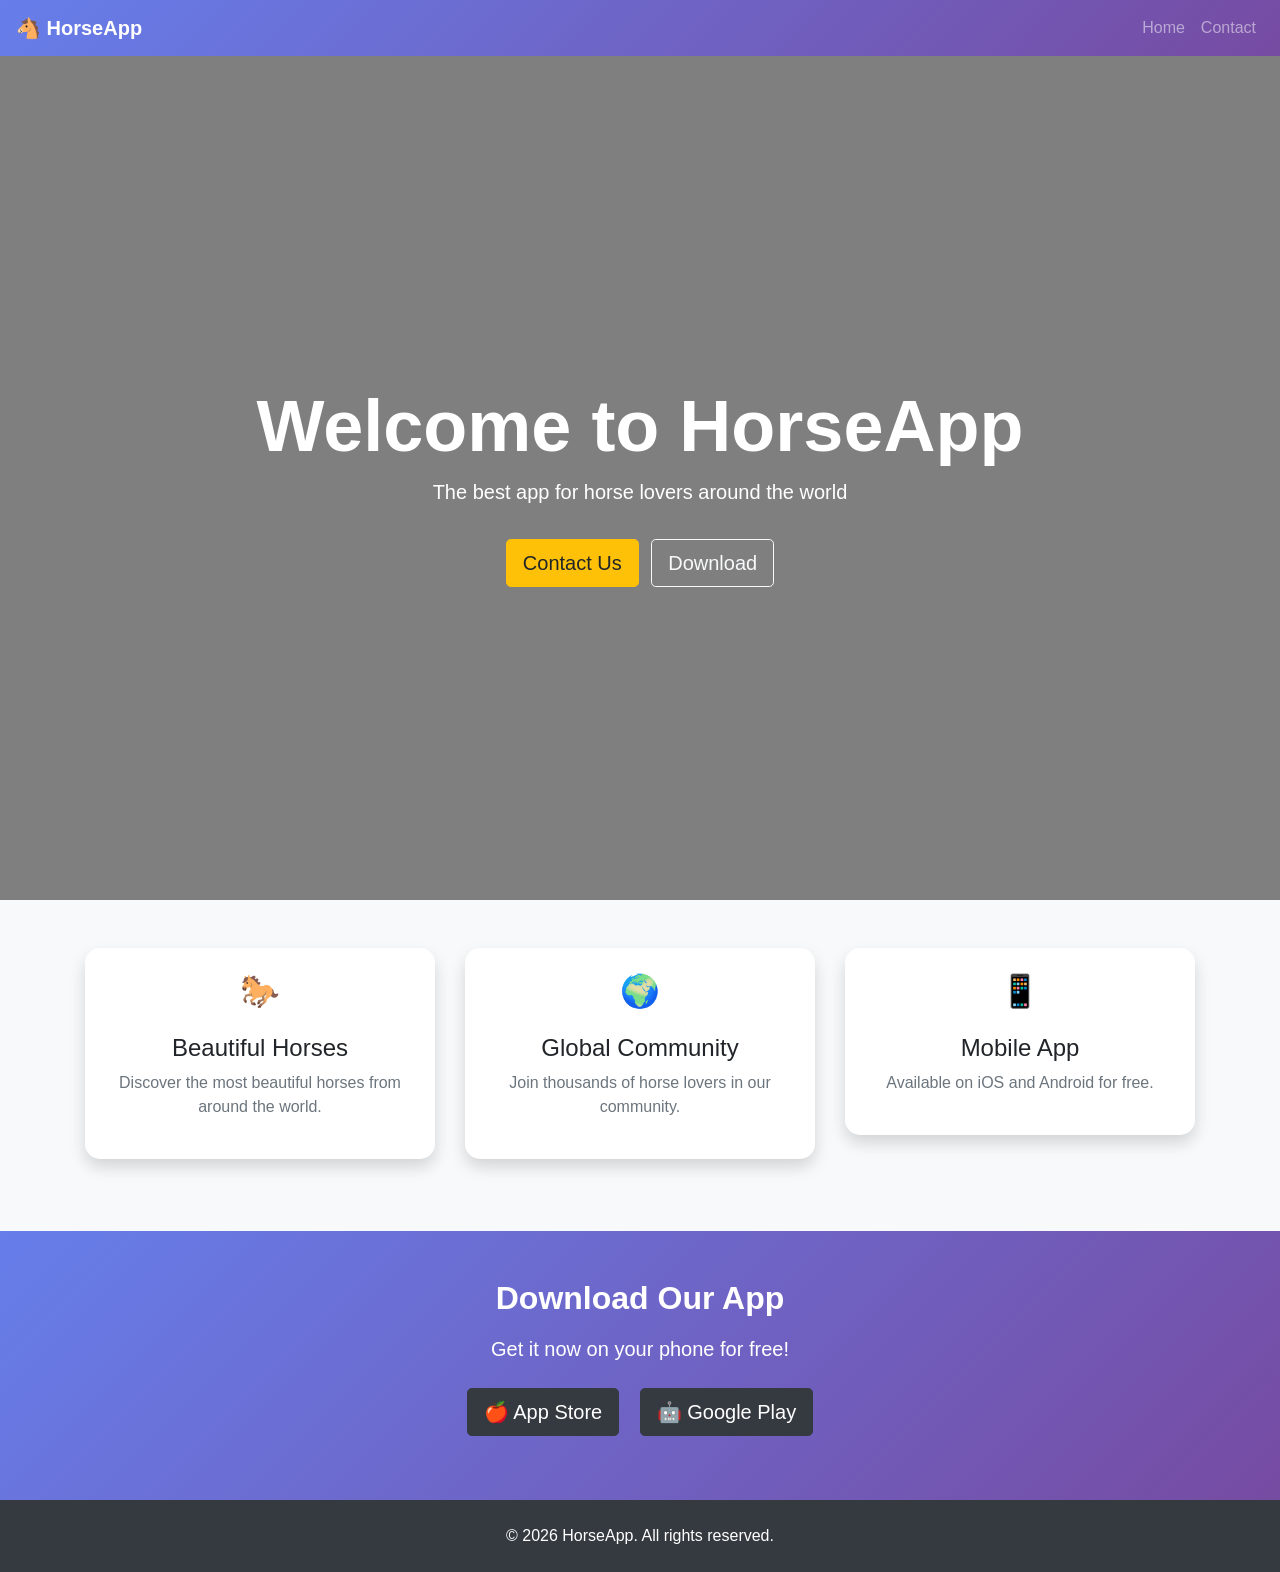
<file: index.html>
<!DOCTYPE html>
<html lang="en">
<head>
    <meta charset="UTF-8">
    <meta name="viewport" content="width=device-width, initial-scale=1.0">
    <title>My App</title>
    <link rel="stylesheet" href="https://stackpath.bootstrapcdn.com/bootstrap/4.5.2/css/bootstrap.min.css">
    <link rel="stylesheet" href="/static/style.css">
</head>
<body>

<!-- NAVBAR -->
<nav class="navbar navbar-expand-lg navbar-dark fixed-top">
    <a class="navbar-brand font-weight-bold" href="/">🐴 HorseApp</a>
    <button class="navbar-toggler" type="button" data-toggle="collapse" data-target="#navbarNav">
        <span class="navbar-toggler-icon"></span>
    </button>
    <div class="collapse navbar-collapse" id="navbarNav">
        <ul class="navbar-nav ml-auto">
            <li class="nav-item"><a class="nav-link" href="/">Home</a></li>
            <li class="nav-item"><a class="nav-link" href="/contact">Contact</a></li>
        </ul>
    </div>
</nav>

<!-- HERO SECTION -->
<div class="hero d-flex align-items-center justify-content-center text-center text-white">
    <div>
        <h1 class="display-3 font-weight-bold">Welcome to HorseApp</h1>
        <p class="lead">The best app for horse lovers around the world</p>
        <a href="/contact" class="btn btn-warning btn-lg mt-3">Contact Us</a>
        <a href="#download" class="btn btn-outline-light btn-lg mt-3 ml-2">Download</a>
    </div>
</div>

<!-- ABOUT SECTION -->
<section class="py-5 bg-light">
    <div class="container">
        <div class="row text-center">
            <div class="col-md-4 mb-4">
                <div class="card shadow p-4">
                    <h2>🐎</h2>
                    <h4 class="mt-3">Beautiful Horses</h4>
                    <p class="text-muted">Discover the most beautiful horses from around the world.</p>
                </div>
            </div>
            <div class="col-md-4 mb-4">
                <div class="card shadow p-4">
                    <h2>🌍</h2>
                    <h4 class="mt-3">Global Community</h4>
                    <p class="text-muted">Join thousands of horse lovers in our community.</p>
                </div>
            </div>
            <div class="col-md-4 mb-4">
                <div class="card shadow p-4">
                    <h2>📱</h2>
                    <h4 class="mt-3">Mobile App</h4>
                    <p class="text-muted">Available on iOS and Android for free.</p>
                </div>
            </div>
        </div>
    </div>
</section>

<!-- DOWNLOAD SECTION -->
<section id="download" class="py-5 text-center text-white download-section">
    <div class="container">
        <h2 class="font-weight-bold mb-3">Download Our App</h2>
        <p class="lead mb-4">Get it now on your phone for free!</p>
        <a href="#" class="btn btn-dark btn-lg mr-3 mb-3">
            🍎 App Store
        </a>
        <a href="#" class="btn btn-dark btn-lg mb-3">
            🤖 Google Play
        </a>
    </div>
</section>

<!-- FOOTER -->
<footer class="text-center py-4 bg-dark text-white">
    <p class="mb-0">© 2026 HorseApp. All rights reserved.</p>
</footer>

<script src="https://code.jquery.com/jquery-3.5.1.slim.min.js"></script>
<script src="https://stackpath.bootstrapcdn.com/bootstrap/4.5.2/js/bootstrap.min.js"></script>
</body>
</html>
</file>
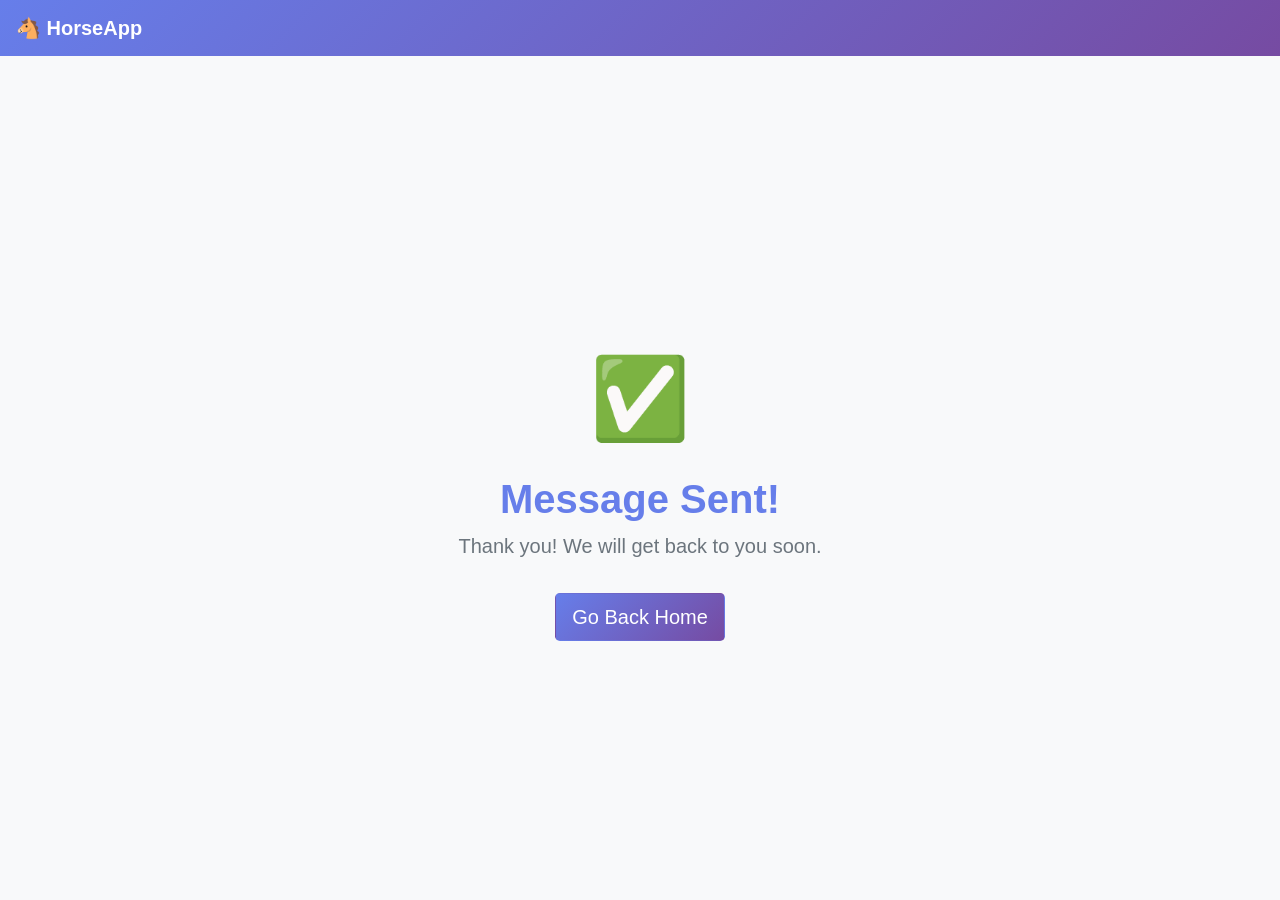
<file: success.html>
<!DOCTYPE html>
<html lang="en">
<head>
    <meta charset="UTF-8">
    <meta name="viewport" content="width=device-width, initial-scale=1.0">
    <title>Success</title>
    <link rel="stylesheet" href="https://stackpath.bootstrapcdn.com/bootstrap/4.5.2/css/bootstrap.min.css">
    <link rel="stylesheet" href="/static/style.css">
</head>
<body>

<nav class="navbar navbar-expand-lg navbar-dark fixed-top">
    <a class="navbar-brand font-weight-bold" href="/">🐴 HorseApp</a>
</nav>

<div class="contact-page d-flex align-items-center justify-content-center">
    <div class="text-center">
        <div style="font-size: 80px;">✅</div>
        <h1 class="font-weight-bold mt-3" style="color: #667eea;">Message Sent!</h1>
        <p class="text-muted lead">Thank you! We will get back to you soon.</p>
        <a href="/" class="btn btn-lg text-white mt-3" style="background: linear-gradient(135deg, #667eea, #764ba2);">Go Back Home</a>
    </div>
</div>

<script src="https://code.jquery.com/jquery-3.5.1.slim.min.js"></script>
<script src="https://stackpath.bootstrapcdn.com/bootstrap/4.5.2/js/bootstrap.min.js"></script>
</body>
</html>
</file>
<file: static/style.css>
* {
    margin: 0;
    padding: 0;
    box-sizing: border-box;
}

.navbar {
    background: linear-gradient(135deg, #667eea, #764ba2) !important;
}

.hero {
    background: linear-gradient(rgba(0,0,0,0.5), rgba(0,0,0,0.5)),
                url('https://images.unsplash.com/photo-1534073828943-f801091bb18c?w=1600') center/cover no-repeat;
    height: 100vh;
    padding-top: 70px;
}

.download-section {
    background: linear-gradient(135deg, #667eea, #764ba2);
}

.contact-page {
    min-height: 100vh;
    padding-top: 80px;
    background: #f8f9fa;
}

.card {
    border-radius: 15px;
    border: none;
}

.form-control {
    border-radius: 8px;
    border: 2px solid #e0e0e0;
    padding: 12px;
}

.form-control:focus {
    border-color: #667eea;
    box-shadow: none;
}
</file>
